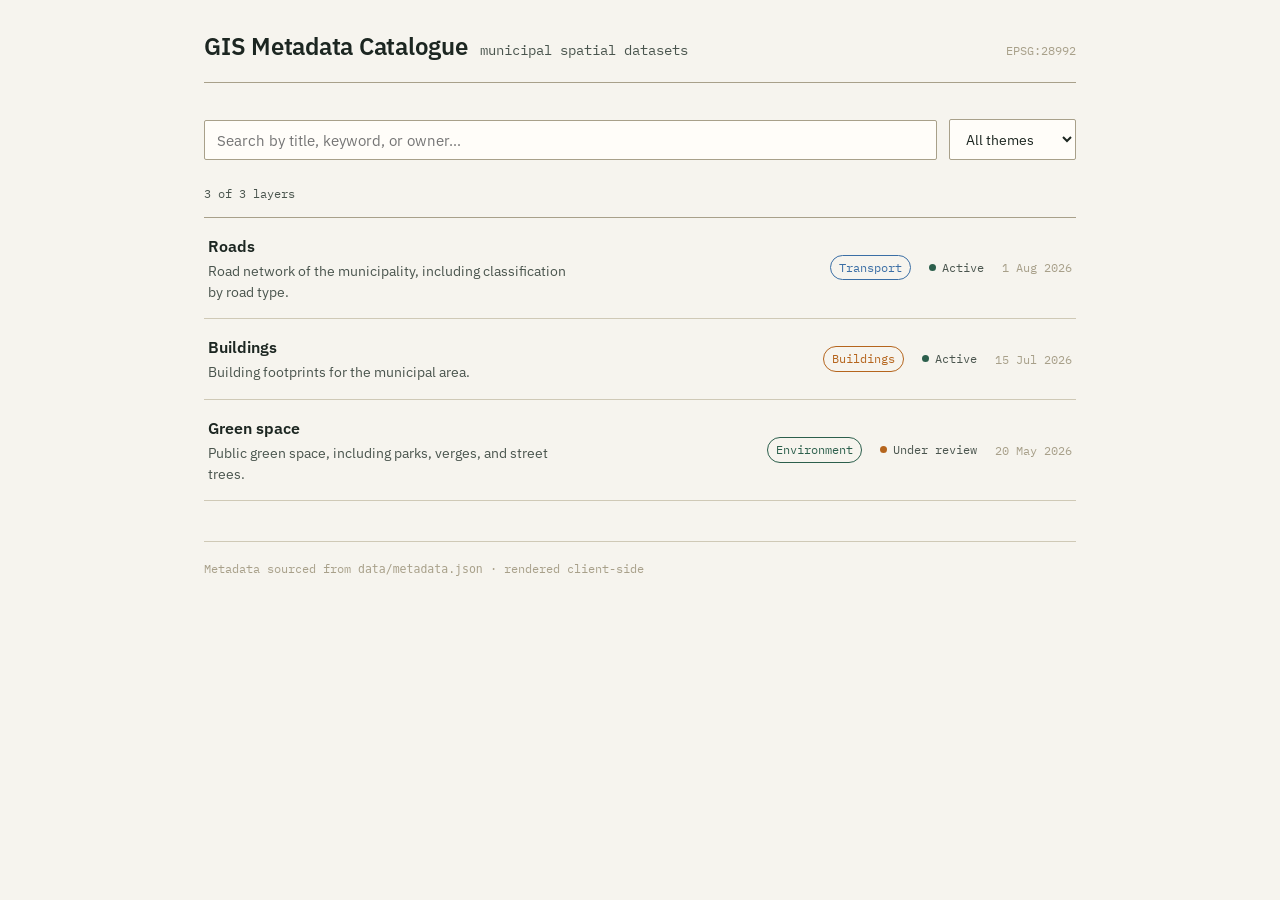
<file: docs/index.html>
<!DOCTYPE html>
<html lang="en">
<head>
  <meta charset="UTF-8" />
  <meta name="viewport" content="width=device-width, initial-scale=1.0" />
  <title>GIS Metadata Catalogue</title>
  <link rel="stylesheet" href="style.css" />
</head>
<body>
  <div class="wrap">
    <header class="masthead">
      <div class="brand">
        <h1>GIS Metadata Catalogue</h1>
        <span class="subtitle">municipal spatial datasets</span>
      </div>
      <span class="grid-ref">EPSG:28992</span>
    </header>

    <div class="filter-bar">
      <input type="search" id="search-input" placeholder="Search by title, keyword, or owner…" aria-label="Search layers" />
      <select id="theme-select" aria-label="Filter by theme">
        <option value="">All themes</option>
      </select>
    </div>

    <p class="result-count" id="result-count" aria-live="polite"></p>

    <div class="index-list" id="index-list" role="list">
      <!-- Rows injected by app.js -->
    </div>

    <footer class="site-footer">
      Metadata sourced from <code>data/metadata.json</code> · rendered client-side
    </footer>
  </div>

  <script src="app.js"></script>
</body>
</html>
</file>
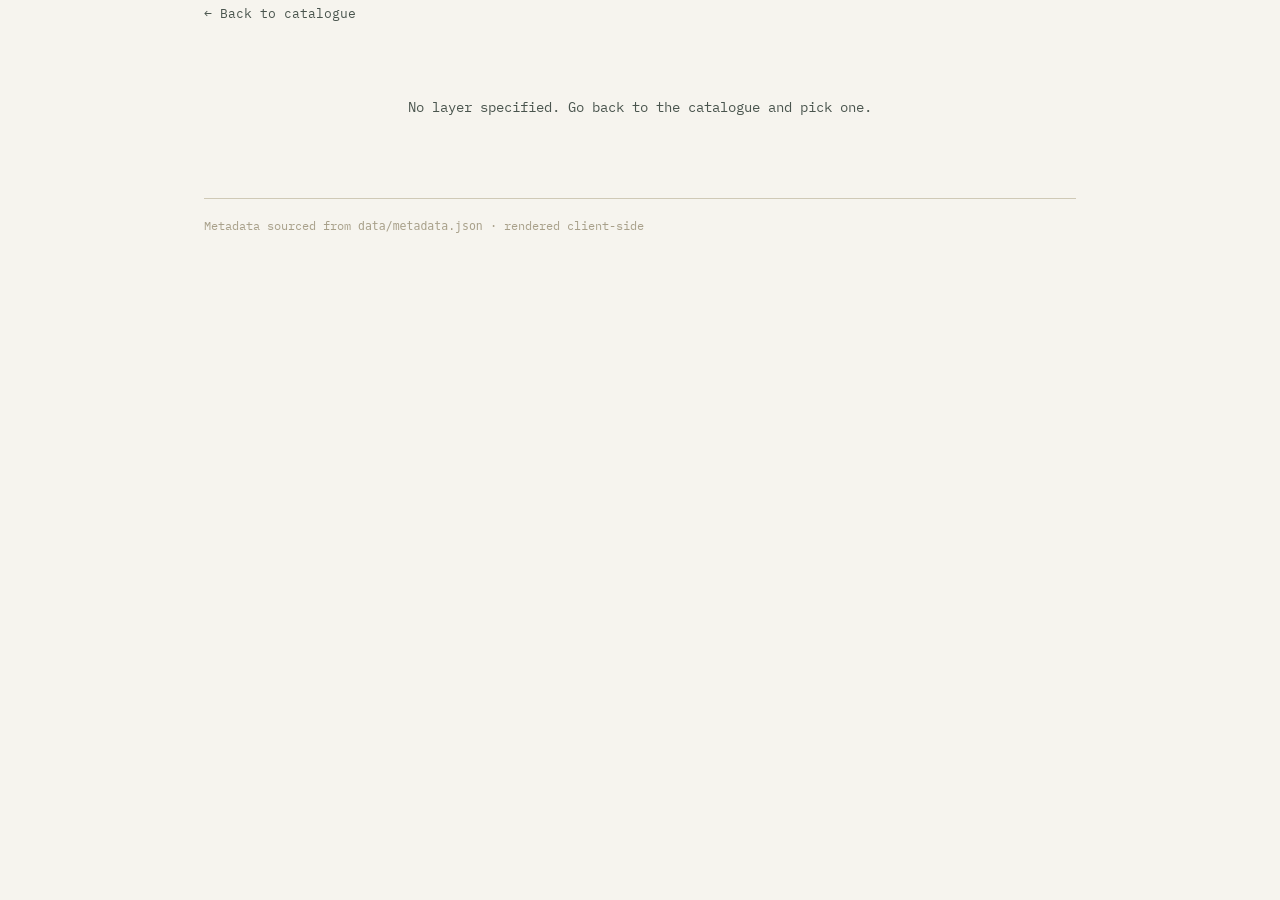
<file: docs/layer.html>
<!DOCTYPE html>
<html lang="en">
<head>
  <meta charset="UTF-8" />
  <meta name="viewport" content="width=device-width, initial-scale=1.0" />
  <title>Layer — GIS Metadata Catalogue</title>
  <link rel="stylesheet" href="style.css" />
</head>
<body>
  <div class="wrap">
    <a class="back-link" href="index.html">&larr; Back to catalogue</a>

    <main id="layer-content">
      <!-- Populated by layer.js -->
      <p class="empty-state">Loading layer…</p>
    </main>

    <footer class="site-footer">
      Metadata sourced from <code>data/metadata.json</code> · rendered client-side
    </footer>
  </div>

  <script src="layer.js"></script>
</body>
</html>
</file>
<file: docs/style.css>
/* ===================================================================
   GIS Metadata Catalogue — stylesheet
   Design language: a printed survey index / topographic reference
   sheet. Paper ground, ink-green + rust + survey-blue accents,
   monospace reserved for real coordinate & attribute values.
   =================================================================== */

@import url('https://fonts.googleapis.com/css2?family=IBM+Plex+Sans:wght@400;500;600&family=IBM+Plex+Mono:wght@400;500&display=swap');

:root {
  --paper: #f6f4ee;
  --paper-raised: #fffdf9;
  --ink: #1c2621;
  --ink-soft: #4a554e;
  --pine: #2c5f4c;
  --pine-dark: #1e4535;
  --rust: #b5651d;
  --survey-blue: #3a6ea5;
  --line: #cfc9b6;
  --line-strong: #a8a08a;

  --font-sans: 'IBM Plex Sans', system-ui, sans-serif;
  --font-mono: 'IBM Plex Mono', ui-monospace, monospace;
}

* { box-sizing: border-box; }

html { -webkit-font-smoothing: antialiased; }

body {
  margin: 0;
  background: var(--paper);
  color: var(--ink);
  font-family: var(--font-sans);
  line-height: 1.5;
}

a { color: var(--pine-dark); text-decoration: none; }
a:hover { text-decoration: underline; }
a:focus-visible,
button:focus-visible,
input:focus-visible,
select:focus-visible {
  outline: 2px solid var(--survey-blue);
  outline-offset: 2px;
}

.wrap {
  max-width: 920px;
  margin: 0 auto;
  padding: 0 24px 80px;
}

/* ---------- Site header: coordinate-tick masthead ---------- */

.masthead {
  border-bottom: 1px solid var(--line-strong);
  padding: 28px 0 18px;
  margin-bottom: 36px;
  display: flex;
  align-items: baseline;
  justify-content: space-between;
  gap: 16px;
}

.masthead .brand {
  display: flex;
  align-items: baseline;
  gap: 12px;
}

.masthead h1 {
  font-size: 1.5rem;
  font-weight: 600;
  margin: 0;
  letter-spacing: -0.01em;
}

.masthead .subtitle {
  font-size: 0.85rem;
  color: var(--ink-soft);
  font-family: var(--font-mono);
}

.masthead .grid-ref {
  font-family: var(--font-mono);
  font-size: 0.75rem;
  color: var(--line-strong);
  white-space: nowrap;
}

.back-link {
  font-family: var(--font-mono);
  font-size: 0.8rem;
  display: inline-block;
  margin-bottom: 20px;
  color: var(--ink-soft);
}
.back-link:hover { color: var(--pine-dark); }

/* ---------- Filter bar ---------- */

.filter-bar {
  display: flex;
  gap: 12px;
  flex-wrap: wrap;
  margin-bottom: 24px;
  align-items: center;
}

.filter-bar input[type="search"] {
  flex: 1 1 220px;
  padding: 9px 12px;
  border: 1px solid var(--line-strong);
  background: var(--paper-raised);
  font-family: var(--font-sans);
  font-size: 0.95rem;
  color: var(--ink);
  border-radius: 2px;
}

.filter-bar select {
  padding: 9px 12px;
  border: 1px solid var(--line-strong);
  background: var(--paper-raised);
  font-family: var(--font-sans);
  font-size: 0.9rem;
  color: var(--ink);
  border-radius: 2px;
}

.result-count {
  font-family: var(--font-mono);
  font-size: 0.78rem;
  color: var(--ink-soft);
  margin: 0 0 14px;
}

/* ---------- Catalogue index (list of layers) ---------- */

.index-list {
  border-top: 1px solid var(--line-strong);
}

.index-row {
  display: grid;
  grid-template-columns: 1fr auto auto auto;
  gap: 18px;
  align-items: center;
  padding: 16px 4px;
  border-bottom: 1px solid var(--line);
  text-decoration: none;
  color: var(--ink);
  transition: background 0.12s ease;
}

.index-row:hover { background: rgba(44, 95, 76, 0.06); text-decoration: none; }

.index-row .title-block .title {
  font-weight: 600;
  font-size: 1.02rem;
}

.index-row .title-block .abstract {
  font-size: 0.85rem;
  color: var(--ink-soft);
  margin-top: 3px;
  max-width: 46ch;
}

.tag {
  font-family: var(--font-mono);
  font-size: 0.72rem;
  padding: 3px 8px;
  border: 1px solid var(--line-strong);
  border-radius: 999px;
  color: var(--ink-soft);
  white-space: nowrap;
}

.tag.theme-transport { border-color: var(--survey-blue); color: var(--survey-blue); }
.tag.theme-buildings { border-color: var(--rust); color: var(--rust); }
.tag.theme-environment { border-color: var(--pine); color: var(--pine); }

.status-dot {
  display: inline-flex;
  align-items: center;
  gap: 6px;
  font-family: var(--font-mono);
  font-size: 0.72rem;
  color: var(--ink-soft);
  white-space: nowrap;
}
.status-dot::before {
  content: '';
  width: 7px;
  height: 7px;
  border-radius: 50%;
  background: var(--pine);
}
.status-dot.review::before { background: var(--rust); }

.updated {
  font-family: var(--font-mono);
  font-size: 0.78rem;
  color: var(--line-strong);
  white-space: nowrap;
  text-align: right;
}

.empty-state {
  padding: 40px 4px;
  text-align: center;
  color: var(--ink-soft);
  font-family: var(--font-mono);
  font-size: 0.88rem;
}

/* ---------- Layer detail page ---------- */

.layer-header {
  border-bottom: 2px solid var(--ink);
  padding-bottom: 18px;
  margin-bottom: 28px;
}

.layer-header .theme-tag { margin-bottom: 10px; display: inline-block; }

.layer-header h1 {
  font-size: 2rem;
  margin: 0 0 6px;
  letter-spacing: -0.01em;
}

.layer-header .abstract {
  color: var(--ink-soft);
  max-width: 62ch;
  margin: 0;
}

.section {
  padding: 22px 0;
  border-bottom: 1px solid var(--line);
}

.section h2 {
  font-size: 0.85rem;
  text-transform: none;
  font-weight: 600;
  color: var(--pine-dark);
  margin: 0 0 14px;
  font-family: var(--font-mono);
}

.field-grid {
  display: grid;
  grid-template-columns: 160px 1fr;
  gap: 8px 16px;
}

.field-grid .field-label {
  color: var(--ink-soft);
  font-size: 0.88rem;
}

.field-grid .field-value {
  font-family: var(--font-mono);
  font-size: 0.9rem;
  color: var(--ink);
}

.prose { max-width: 62ch; font-size: 0.95rem; }
.prose + .prose { margin-top: 10px; }
.prose .label {
  font-family: var(--font-mono);
  font-size: 0.75rem;
  color: var(--ink-soft);
  display: block;
  margin-bottom: 3px;
}

/* bounding box mini map */

.bbox-figure {
  display: flex;
  align-items: center;
  gap: 24px;
  flex-wrap: wrap;
}

.bbox-svg { flex: 0 0 auto; }

.bbox-svg rect.frame { fill: none; stroke: var(--line-strong); stroke-width: 1; }
.bbox-svg rect.extent { fill: rgba(58, 110, 165, 0.12); stroke: var(--survey-blue); stroke-width: 1.5; }
.bbox-svg line.tick { stroke: var(--line-strong); stroke-width: 1; }
.bbox-svg text { font-family: var(--font-mono); font-size: 8px; fill: var(--ink-soft); }

/* action buttons */

.action-row {
  display: flex;
  gap: 10px;
  flex-wrap: wrap;
}

.action-btn {
  display: inline-flex;
  align-items: center;
  gap: 8px;
  padding: 10px 16px;
  border: 1px solid var(--ink);
  border-radius: 2px;
  font-family: var(--font-mono);
  font-size: 0.85rem;
  color: var(--ink);
  background: var(--paper-raised);
}

.action-btn:hover {
  background: var(--ink);
  color: var(--paper);
  text-decoration: none;
}

.action-btn.primary {
  background: var(--pine-dark);
  color: var(--paper-raised);
  border-color: var(--pine-dark);
}
.action-btn.primary:hover { background: var(--ink); border-color: var(--ink); }

.keywords {
  display: flex;
  gap: 8px;
  flex-wrap: wrap;
}

.keyword-chip {
  font-family: var(--font-mono);
  font-size: 0.75rem;
  padding: 4px 10px;
  background: var(--paper-raised);
  border: 1px solid var(--line);
  border-radius: 999px;
  color: var(--ink-soft);
}

footer.site-footer {
  margin-top: 40px;
  padding-top: 18px;
  border-top: 1px solid var(--line);
  font-family: var(--font-mono);
  font-size: 0.72rem;
  color: var(--line-strong);
}

@media (max-width: 640px) {
  .index-row { grid-template-columns: 1fr; gap: 6px; }
  .updated, .status-dot, .tag { justify-self: start; }
  .field-grid { grid-template-columns: 1fr; }
  .field-grid .field-label { margin-top: 8px; }
}
</file>
